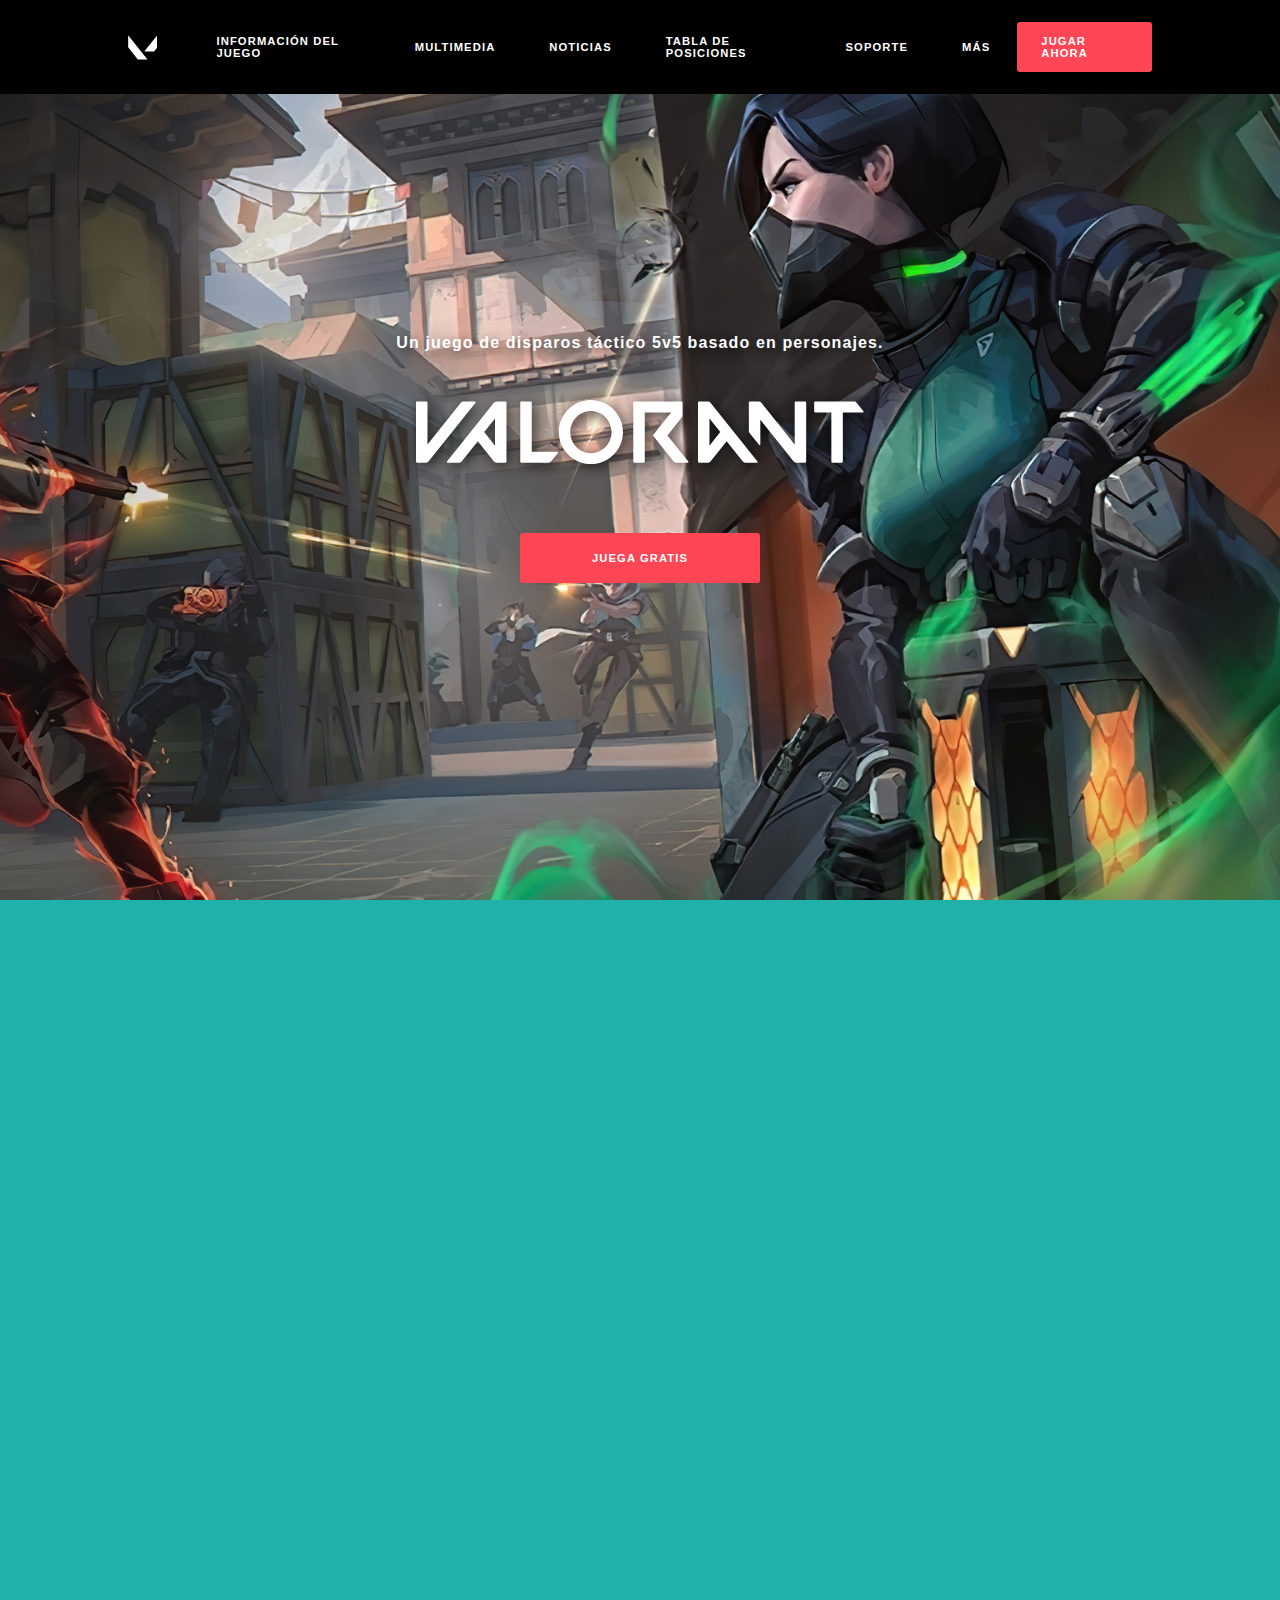
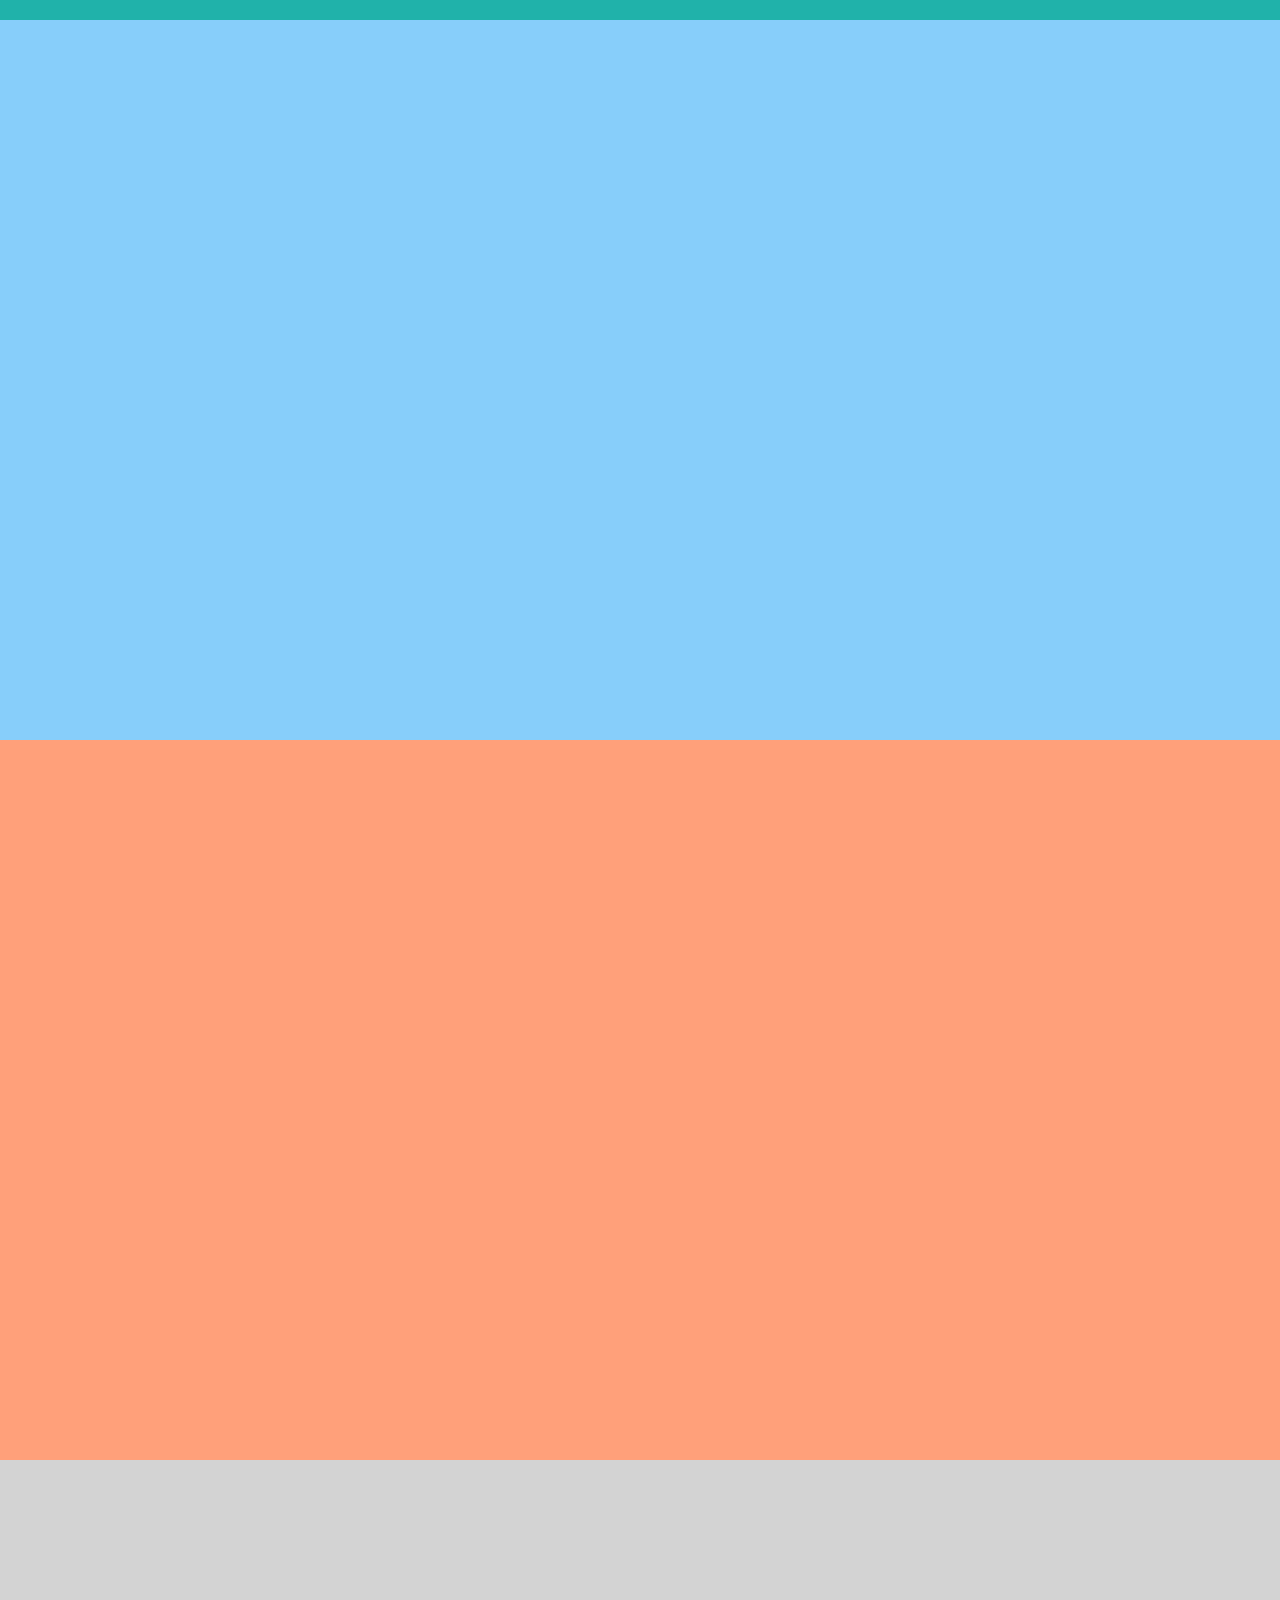
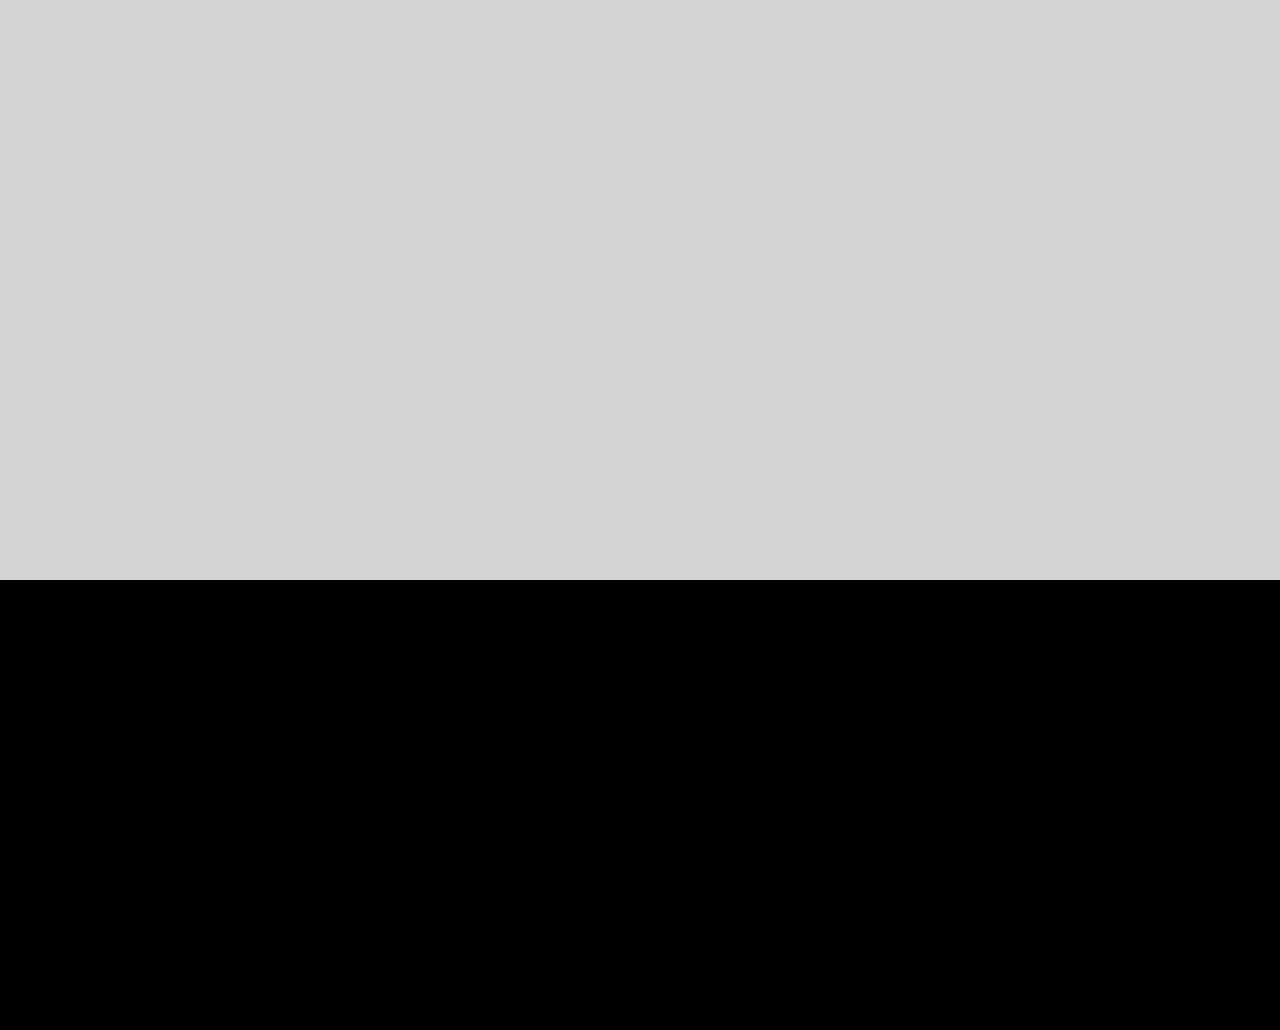
<file: 01_git-html-css/project/index.html>
<!DOCTYPE html>
<html lang="en">
  <head>
    <meta charset="UTF-8" />
    <meta http-equiv="X-UA-Compatible" content="IE=edge" />
    <meta name="viewport" content="width=device-width, initial-scale=1.0" />
    <title>Document</title>
    <link rel="stylesheet" href="style.css" />
  </head>
  <body>
    <header>
      <div class="header-container">
        <nav class="nav">
          <svg
            class="logo"
            xmlns="http://www.w3.org/2000/svg"
            fill="none"
            height="35"
            viewBox="0 0 100 100"
            width="35"
          >
            <path
              d="M99.25 48.66V10.28c0-.59-.75-.86-1.12-.39l-41.92 52.4a.627.627 0 00.49 1.02h30.29c.82 0 1.59-.37 2.1-1.01l9.57-11.96c.38-.48.59-1.07.59-1.68zM1.17 50.34L32.66 89.7c.51.64 1.28 1.01 2.1 1.01h30.29c.53 0 .82-.61.49-1.02L1.7 9.89c-.37-.46-1.12-.2-1.12.39v38.38c0 .61.21 1.2.59 1.68z"
              fill="#fff"
            ></path>
          </svg>
          <a href="#">Información del juego</a>
          <a href="#">Multimedia</a>
          <a href="#">Noticias</a>
          <a href="#">Tabla de Posiciones</a>
          <a href="#">Soporte</a>
          <a href="#">Más</a>
        </nav>
        <div class="play-now-btn">
          <a href="#">Jugar ahora</a>
        </div>
      </div>
    </header>

    <div class="hero">
      <span class="hero-description"
        >Un juego de disparos táctico 5v5 basado en personajes.</span
      >
      <div class="hero-logo">
        <svg viewBox="0 0 690 98.9">
          <path
            d="M615.11 19.15h24.69l.08 75.59c0 .97.79 1.77 1.77 1.77l14.14-.01c.98 0 1.77-.79 1.77-1.77l-.08-75.58h30.96c.91 0 1.43-1.06.85-1.77l-10.6-13.26a4.68 4.68 0 00-3.65-1.76h-59.93c-.98 0-1.77.79-1.77 1.77v13.26c0 .96.79 1.76 1.77 1.76M19.25 94.75L91.67 4.13c.57-.71.06-1.77-.85-1.77H72.71c-1.42 0-2.77.65-3.65 1.76L17.68 68.4V4.12c0-.98-.79-1.77-1.77-1.77H1.77C.79 2.35 0 3.14 0 4.12v90.62c0 .98.79 1.77 1.77 1.77H15.6c1.42 0 2.76-.65 3.65-1.76m51.06 0l24.91-31.17 24.91 31.17a4.685 4.685 0 003.66 1.76h13.83c.98 0 1.77-.79 1.77-1.77V4.12c0-.97-.79-1.77-1.77-1.77h-11.6c-2.84 0-5.53 1.29-7.31 3.51L47.69 94.73c-.57.71-.06 1.77.85 1.77h18.11c1.43.01 2.77-.64 3.66-1.75m51.39-66.21v41.75l-16.68-20.87 16.68-20.88zm404.37 66.19L453.65 4.11A4.68 4.68 0 00450 2.35h-13.84c-.98 0-1.77.79-1.77 1.77v90.62c0 .98.79 1.77 1.77 1.77h13.83c1.42 0 2.77-.65 3.65-1.76l24.91-31.17 24.91 31.17a4.68 4.68 0 003.65 1.76h18.11c.91 0 1.42-1.06.85-1.78m-57.33-45.31L452.05 70.3V28.54l16.69 20.88zM269.45 0c-27.3 0-49.43 22.13-49.43 49.43s22.13 49.43 49.43 49.43 49.43-22.13 49.43-49.43C318.89 22.13 296.75 0 269.45 0m0 82.06c-17.54 0-31.75-14.61-31.75-32.63 0-18.02 14.21-32.64 31.75-32.64S301.2 31.4 301.2 49.43c.01 18.02-14.21 32.63-31.75 32.63M583.38 4.12V68.4L532 4.11a4.68 4.68 0 00-3.65-1.76H514.5c-.97 0-1.77.79-1.77 1.77v43.67c0 1.06.36 2.09 1.03 2.92l14.71 18.41c.65.81 1.95.35 1.95-.68v-38l51.39 64.31a4.68 4.68 0 003.65 1.76h13.83c.98 0 1.77-.79 1.77-1.77V4.12c0-.97-.79-1.77-1.77-1.77h-14.14c-.98 0-1.77.8-1.77 1.77M410.62 23.76V4.12c0-.98-.79-1.77-1.77-1.77h-72.37c-.98 0-1.77.79-1.77 1.77v90.62c0 .98.79 1.77 1.77 1.77h14.14c.98 0 1.77-.79 1.77-1.77V19.16h40.55l-27.37 34.26c-.51.64-.51 1.56 0 2.21l31.27 39.13a4.68 4.68 0 003.65 1.76h18.11c.91 0 1.42-1.06.85-1.77l-32.14-40.21 22.28-27.84c.66-.85 1.03-1.88 1.03-2.94M162.39 96.51h41.96c1.42 0 2.77-.65 3.65-1.76l10.6-13.27c.57-.71.06-1.77-.85-1.77H178.3V4.12c0-.98-.79-1.77-1.77-1.77h-14.14c-.98 0-1.77.79-1.77 1.77v90.62c0 .97.8 1.77 1.77 1.77"
          ></path>
        </svg>
      </div>
      <div class="play-free-btn"><a href="#">JUEGA GRATIS</a></div>
    </div>
    <section class="news"></section>
    <section class="we-are"></section>
    <section class="agents"></section>
    <section class="maps"></section>
    <footer></footer>
  </body>
</html>
</file>
<file: 01_git-html-css/project/style.css>
@font-face {
  font-family: "FF Mark W05";
  src: url("https://lolstatic-a.akamaihd.net/awesomefonts/Fonts/ffmark/8a533745-7bc5-4dcd-8552-d9952208de6f.eot?#iefix");
  src: url("https://lolstatic-a.akamaihd.net/awesomefonts/Fonts/ffmark/8a533745-7bc5-4dcd-8552-d9952208de6f.eot?#iefix")
      format("eot"),
    url("https://lolstatic-a.akamaihd.net/awesomefonts/Fonts/ffmark/ffbb4591-1a9c-443b-9b6e-6ceb6a3ca76b.woff2")
      format("woff2"),
    url("https://lolstatic-a.akamaihd.net/awesomefonts/Fonts/ffmark/e44c8656-a389-4ecb-838c-3c135565d6b3.woff")
      format("woff"),
    url("https://lolstatic-a.akamaihd.net/awesomefonts/Fonts/ffmark/fcdcba61-8d4e-41db-9c06-24a5238587f1.ttf")
      format("truetype");
  font-weight: 400;
  font-style: normal;
}

/* @import url("https://fonts.googleapis.com/css2?family=Lato:wght@300;400;700&display=swap"); */

:root {
  box-sizing: border-box;
}

*,
::after,
::before {
  box-sizing: inherit;
}

body {
  margin: 0;
  padding: 0;
  font-family: "FF Mark W05", sans-serif;
}

/* .header-container .play-now-btn {
  background: red;
} */

header {
  background-color: #000;
  color: #fff;
  position: fixed;
  width: 100%;
  z-index: 9999;
}

.header-container {
  width: 80%;
  margin: 0 auto;
  display: flex;
  justify-content: space-between;
}

.nav {
  display: flex;
  align-items: center;
}

.nav .logo {
  margin-right: 2rem;
}

.nav a {
  text-decoration: none;
  color: inherit;
  font-weight: bold;
  text-transform: uppercase;
  letter-spacing: 0.07rem;
  font-size: 0.7rem;
  margin: 0 1.5rem;
  padding: 2rem 0;
  border: 3px solid #000;
}

.nav a:hover {
  border-bottom-color: #ff4655;
}

.play-now-btn {
  display: flex;
  align-items: center;
}

.play-now-btn a {
  background: #ff4655;
  border-radius: 3px;
  padding: 0.8rem 1.5rem;
  text-decoration: none;
  color: inherit;
  font-weight: bold;
  text-transform: uppercase;
  letter-spacing: 0.07rem;
  font-size: 0.7rem;
}

.hero {
  background: url("img/hero-wallpaper.jpg");
  background-position: center;
  background-repeat: no-repeat;
  background-size: cover;
  height: 100vh;
  display: flex;
  justify-content: center;
  align-items: center;
  flex-direction: column;
}

.hero-description {
  color: #fff;
  text-shadow: 3px 3px 12px rgba(0, 0, 0, 0.7);
  font-weight: bold;
  letter-spacing: 0.07rem;
}

.hero-logo {
  width: 35%;
  margin: 3rem 0 5rem;
}

.hero-logo svg {
  fill: #fff;
  filter: drop-shadow(3px 3px 7px rgba(0, 0, 0, 0.7));
}

.play-free-btn a {
  color: #fff;
  background: #ff4655;
  border-radius: 3px;
  padding: 1.2rem 4.5rem;
  text-decoration: none;
  font-weight: bold;
  text-transform: uppercase;
  letter-spacing: 0.07rem;
  font-size: 0.7rem;
}

.news {
  background-color: lightseagreen;
  height: 80vh;
}
.we-are {
  background-color: lightskyblue;
  height: 80vh;
}
.agents {
  background-color: lightsalmon;
  height: 80vh;
}
.maps {
  background-color: lightgray;
  height: 80vh;
}
footer {
  background-color: #000;
  height: 50vh;
}
</file>
